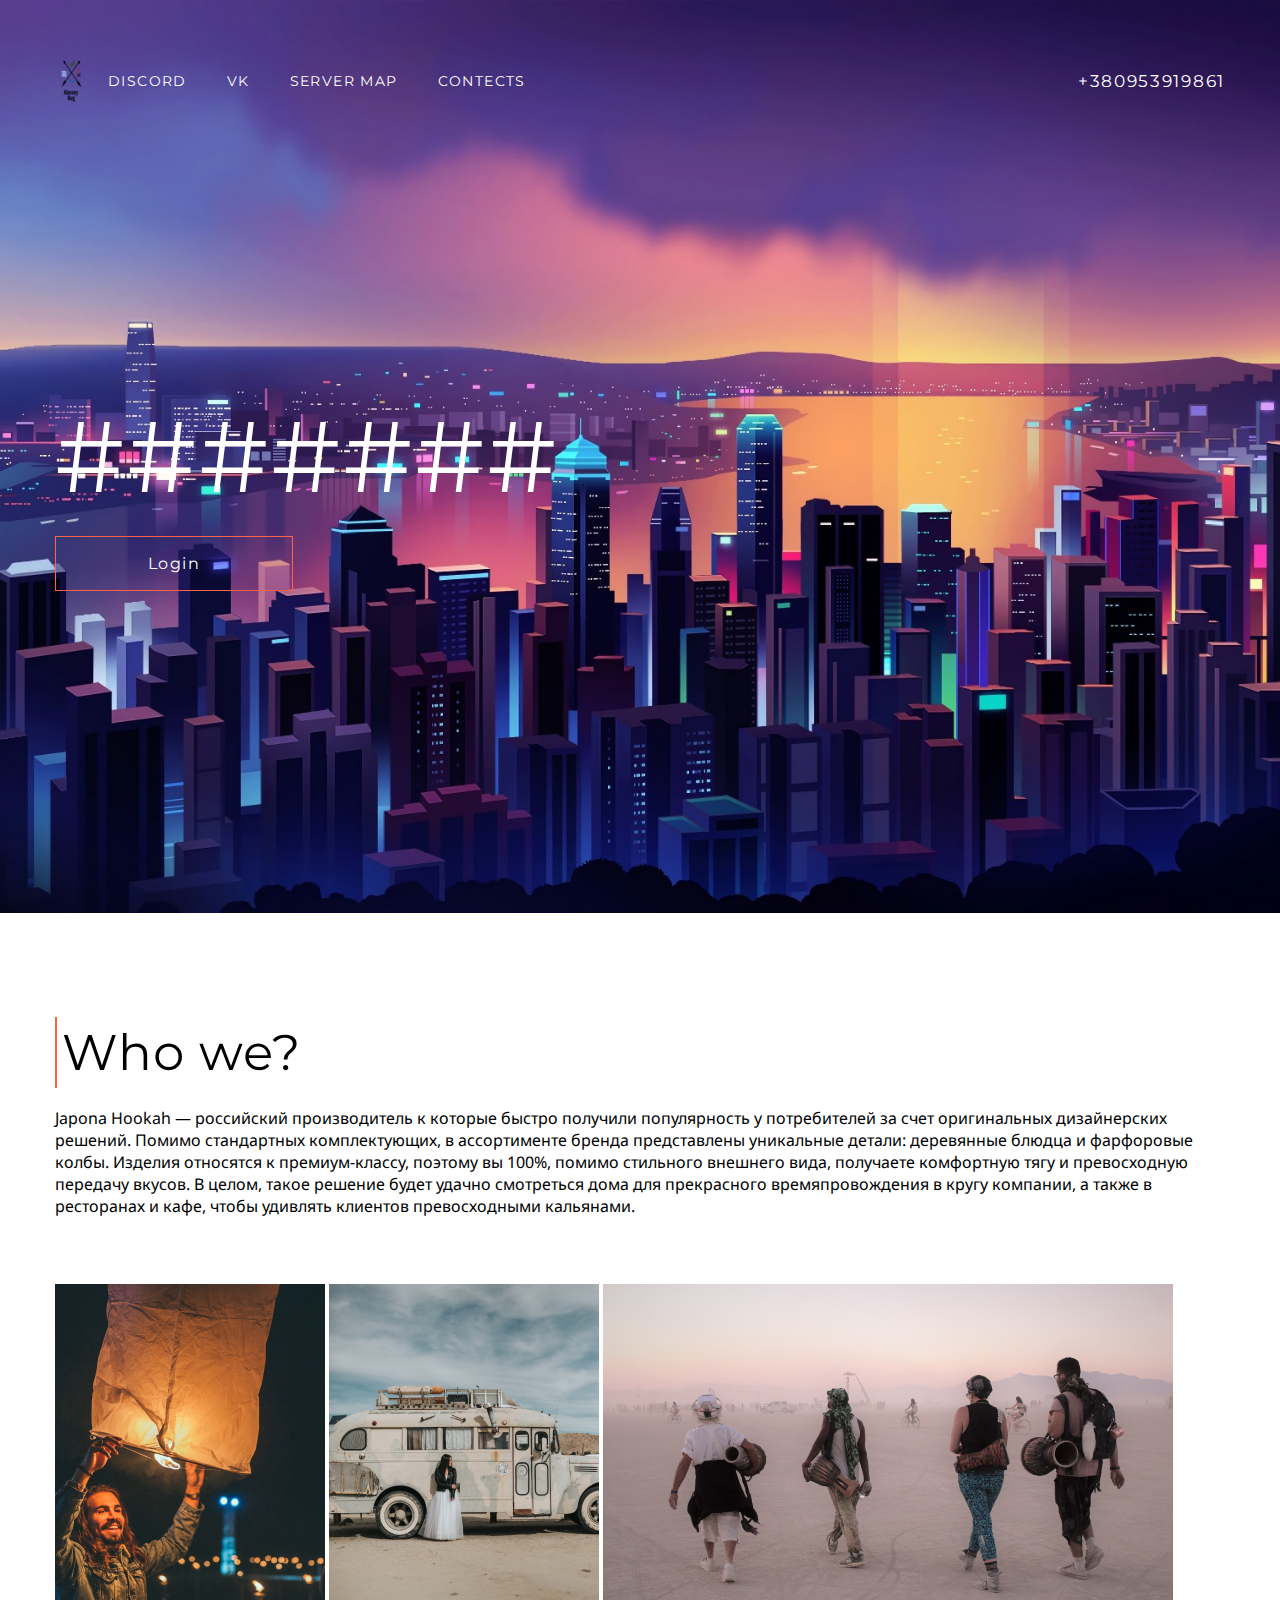
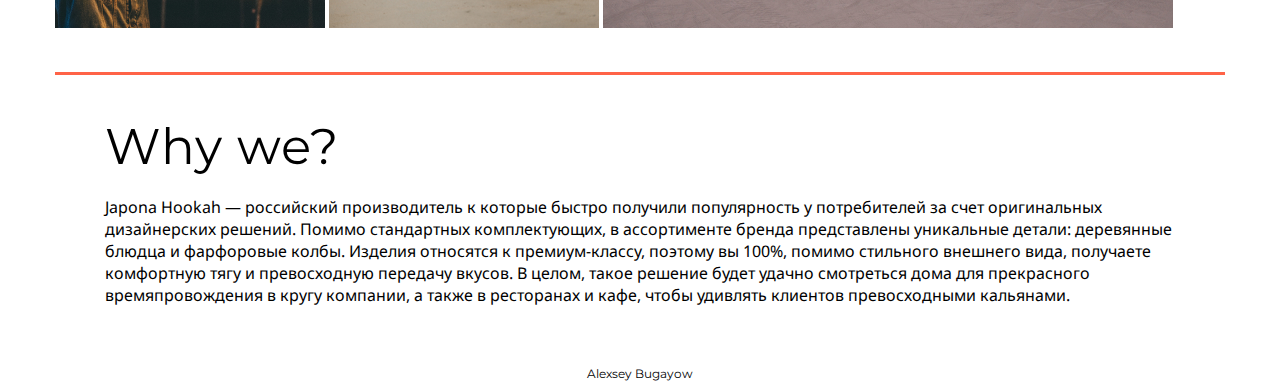
<file: index.html>
<!DOCTYPE html>
<html lang="en">
  <head>
    <meta charset="UTF-8" />
    <meta name="viewport" content="width=device-width, initial-scale=1.0" />
    <link
      href="https://fonts.googleapis.com/css2?family=Montserrat&family=Noto+Sans&display=swap"
      rel="stylesheet"
    />
    <link rel="stylesheet" href="css/main.css" />
    <title>Shop</title>
  </head>
  <body>
    <header id="header" class="header">
      <div class="container">
        <div class="nav">
          <img src="img/logo2 (1).png" alt="Hookah shop" class="logo" />
          <ul class="menu">
            <li>
              <a href="https://discord.gg/TUyFk2R">Discord</a>
            </li>
            <li>
              <a href="#">Vk</a>
            </li>
            <li>
              <a href="http://95.217.56.166:25554/">Server Map</a>
            </li>
            <li>
              <a href="content.html">Contects</a>
            </li>
          </ul>
          <a href="tel:+380953919861" class="tel">+380953919861</a>
        </div>
        <div class="main">
          <p class="big">#######</p>
        </div>
        <div class="main2">
          <!-- <a href="login.html" class="buy">Start</a>
          <p class="buyORlogin">or</p> -->
          <a href="login.html" class="login">Login</a>
        </div>
      </div>
    </header>
    <section id="about" class="about">
      <div class="container">
        <p class="sectionMain">Who we?</p>
        <p class="whoWe">
          Japona Hookah — российский производитель к которые быстро получили
          популярность у потребителей за счет оригинальных дизайнерских решений.
          Помимо стандартных комплектующих, в ассортименте бренда представлены
          уникальные детали: деревянные блюдца и фарфоровые колбы. Изделия
          относятся к премиум-классу, поэтому вы 100%, помимо стильного внешнего
          вида, получаете комфортную тягу и превосходную передачу вкусов. В
          целом, такое решение будет удачно смотреться дома для прекрасного
          времяпровождения в кругу компании, а также в ресторанах и кафе, чтобы
          удивлять клиентов превосходными кальянами.
        </p>
        <img src="img/img1.jpg" alt="gallery" class="gallery" />
        <img src="img/img2.jpg" alt="gallery" class="gallery" />
        <img src="img/img3.jpg" alt="gallery" class="gallery" />
      </div>
      <div class="container2">
        <p class="sectionMain2">Why we?</p>
        <p class="info">Japona Hookah — российский производитель к которые быстро получили
          популярность у потребителей за счет оригинальных дизайнерских решений.
          Помимо стандартных комплектующих, в ассортименте бренда представлены
          уникальные детали: деревянные блюдца и фарфоровые колбы. Изделия
          относятся к премиум-классу, поэтому вы 100%, помимо стильного внешнего
          вида, получаете комфортную тягу и превосходную передачу вкусов. В
          целом, такое решение будет удачно смотреться дома для прекрасного
          времяпровождения в кругу компании, а также в ресторанах и кафе, чтобы
          удивлять клиентов превосходными кальянами.</p>
      </div>
    </section>
    <footer id="footer" class="footer">
      <div class="container">
        <p class="wM">Alexsey Bugayow</p>
      </div>
    </footer>
    <script src="js/index.js"></script>
  </body>
</html>
</file>
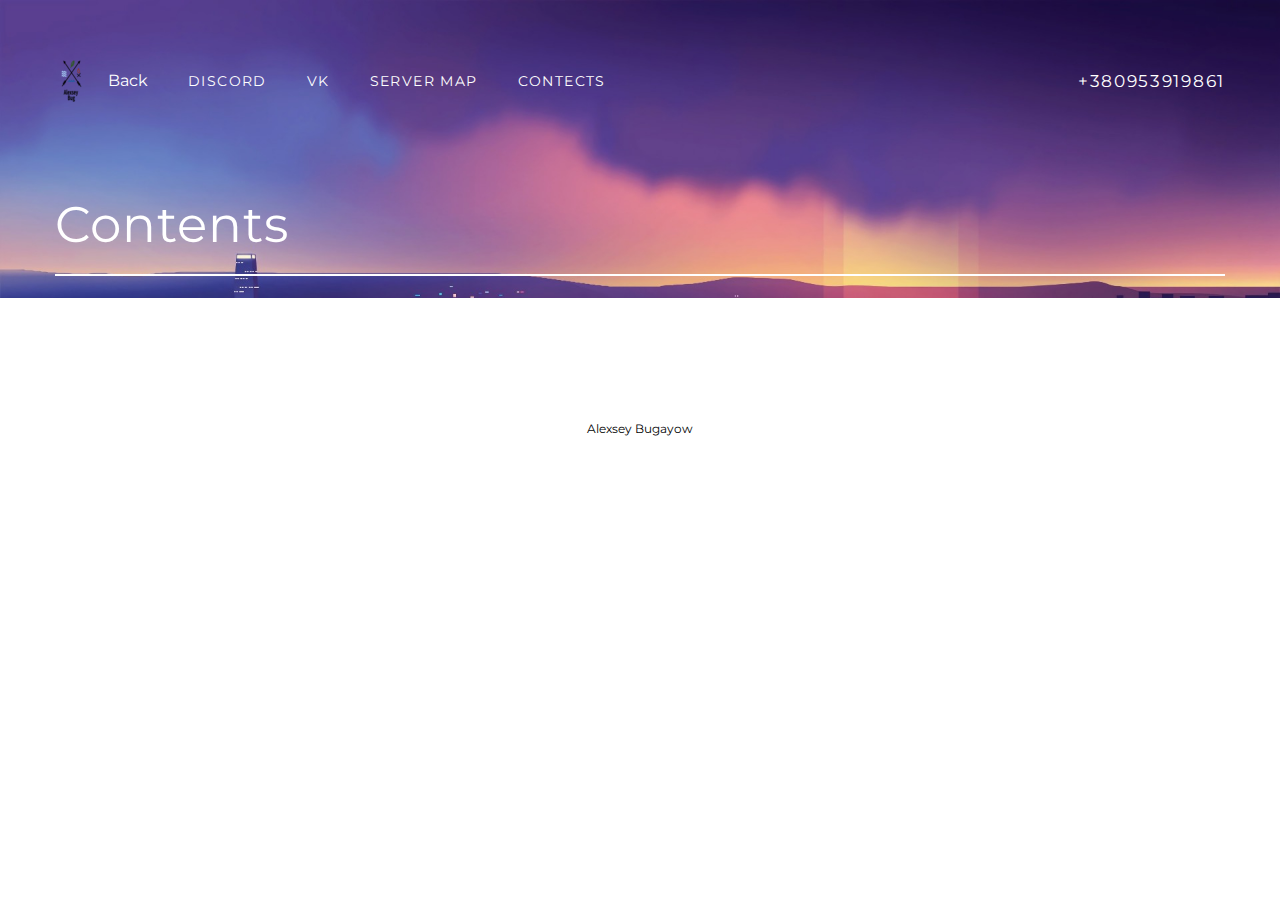
<file: content.html>
<!DOCTYPE html>
<html lang="en">
  <head>
    <meta charset="UTF-8" />
    <meta name="viewport" content="width=device-width, initial-scale=1.0" />
    <link
      href="https://fonts.googleapis.com/css2?family=Montserrat&family=Noto+Sans&display=swap"
      rel="stylesheet"
    />
    <link rel="stylesheet" href="css/content.css" />
    <title>Shop</title>
  </head>
  <body>
    <header id="header" class="header">
      <div class="container">
        <div class="nav">
          <img src="img/logo2 (1).png" alt="Hookah shop" class="logo" />
          <a href="#" onclick="history.back();return false;" class="back">Back</a>
          <ul class="menu">
            <li>
              <a href="https://discord.gg/TUyFk2R">Discord</a>
            </li>
            <li>
              <a href="#">Vk</a>
            </li>
            <li>
              <a href="http://95.217.56.166:25554/">Server Map</a>
            </li>
            <li>
              <a href="content.html">Contects</a>
            </li>
          </ul>
          <a href="tel:+380953919861" class="tel">+380953919861</a>
        </div>
        <div class="main">
          <p class="big">Contents</p>
          <!-- <p class='follow'>Follow us</p> -->
        </div>
      </div>
    </header>
    <section id="about" class="about">
      <div class="container"></div>
      <div class="container2"></div>
    </section>
    <footer id="footer" class="footer">
      <div class="container">
        <p class="wM">Alexsey Bugayow</p>
      </div>
    </footer>
    <script src="js/index.js"></script>
  </body>
</html>
</file>
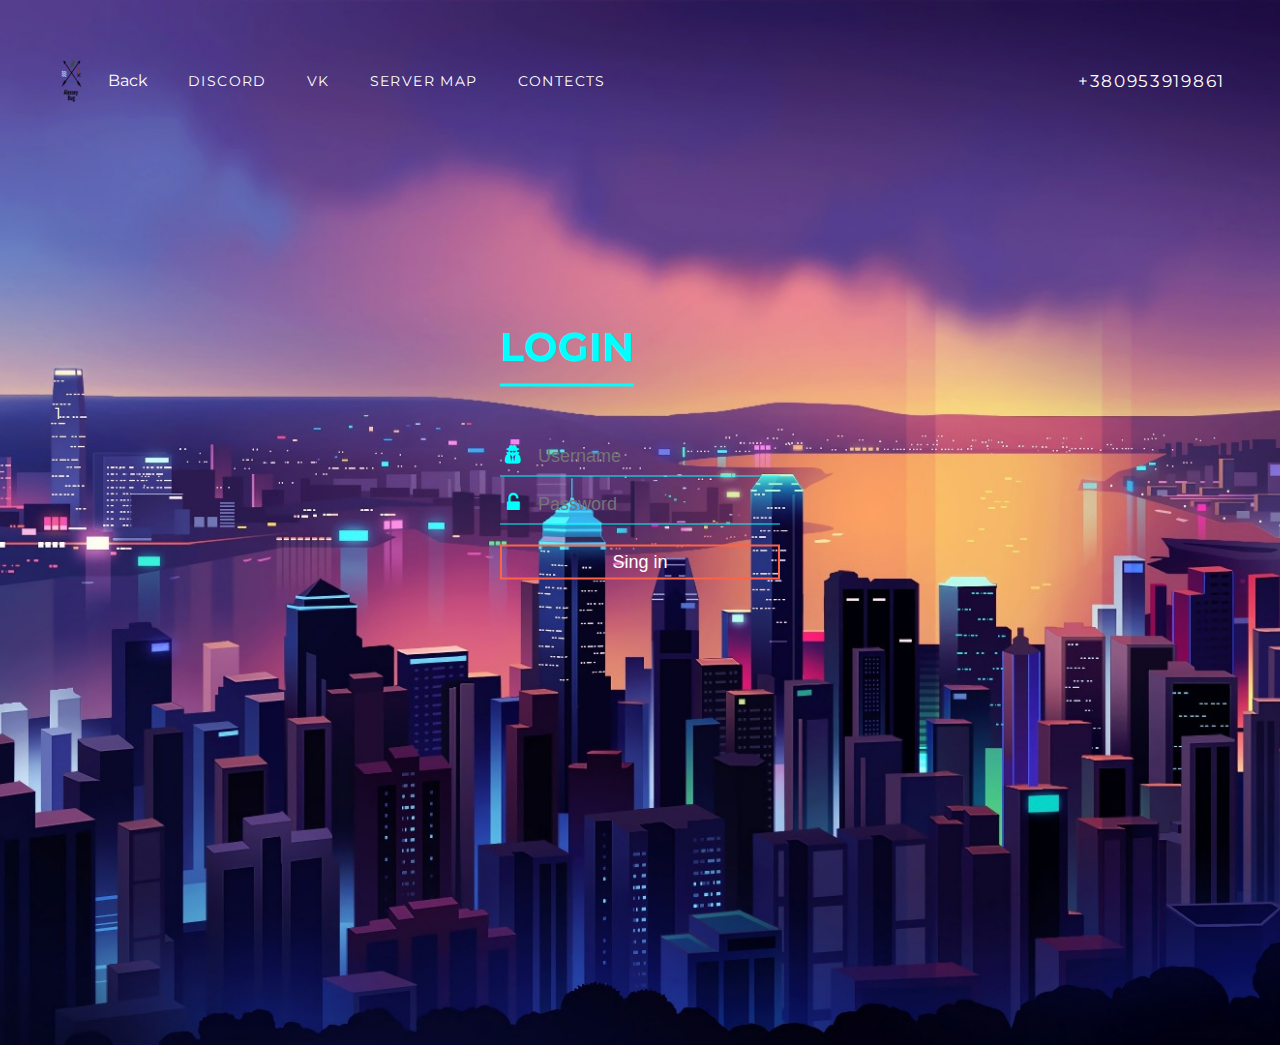
<file: login.html>
<!DOCTYPE html>
<html lang="en">
  <head>
    <meta charset="UTF-8" />
    <meta name="viewport" content="width=device-width, initial-scale=1.0" />
    <link
      href="https://fonts.googleapis.com/css2?family=Montserrat&family=Noto+Sans&display=swap"
      rel="stylesheet"
    />
    <link rel="stylesheet" href="css/loginCSS.css" />
    <title>Shop</title>
  </head>
  <body>
    <header id="header" class="header">
      <div class="container">
        <div class="nav">
          <img src="img/logo2 (1).png" alt="Hookah shop" class="logo" />
          <a href="#" onclick="history.back();return false;" class="back">Back</a>
          <ul class="menu">
            <li>
              <a href="https://discord.gg/TUyFk2R">Discord</a>
            </li>
            <li>
              <a href="#">Vk</a>
            </li>
            <li>
              <a href="http://95.217.56.166:25554/">Server Map</a>
            </li>
            <li>
              <a href="content.html">Contects</a>
            </li>
          </ul>
          <a href="tel:+380953919861" class="tel">+380953919861</a>
        </div>
        <div class="main">
          <p class="big">1</p>
        </div>
        <div class="main"></div>
        <div class="loginBox">
          <h1>Login</h1>
          <div class="textBox">
            <i class="fa fa-user-secret" aria-hidden="true"></i>
            <input type="text" placeholder="Username" />
          </div>
          <div class="textBox">
            <i class="fa fa-unlock-alt" aria-hidden="true"></i>
            <input type="password" placeholder="Password" />
          </div>
          <input class="btn" type="button" value="Sing in" />
        </div>
      </div>
    </header>
    <script src="js/index.js"></script>
  </body>
</html>
</file>
<file: css/main.css>
@import "fonts.css";

body {
  padding: 0;
  margin: 0;
  font-family: "Montserrat", sans-serif;
  color: black;
  font-size: 16px;
}

* {
  box-sizing: border-box;
}

h1,
h2,
h3,
h4,
h5,
h6 {
  padding: 0;
  margin: 0;
  text-transform: uppercase;
}

h2 {
  font-size: 50px;
  margin-bottom: 58px;
}

h3 {
  font-size: 25px;
  margin-bottom: 28px;
}

a {
  text-decoration: none;
}

section {
  padding-top: 113px;
}

p {
  margin: 0;
}

ul,
li {
  display: block;
  padding: 0;
  margin: 0;
}

.container {
  width: 1170px;
  /* позиционирование по центру */
  margin: 0 auto;
}

.container2 {
  width: 1170px;
  /* позиционирование по центру */
  margin: 0 auto;
  border-top: 3px solid tomato;
  margin-top: 40px;
  padding: 50px;
}

.header {
  background: url("../img/header.jpg") no-repeat center top / cover;
  padding-top: 57px;
  color: #fff;
  padding-bottom: 322px;
}

header a {
  color: white;
}

.menu {
  display: flex;
}

.menu li a {
  text-transform: uppercase;
  text-emphasis: none;
  font-size: 14px;
  letter-spacing: 0.1em;
}

.menu li {
  margin-right: 40px;
}

.tel {
  font-size: 17px;
  text-decoration: none;
  letter-spacing: 0.1em;
}

.nav {
  display: flex;
  align-items: center;
}

.menu li a:hover {
  border-bottom: 1px solid #fff;
}

.tel {
  margin-left: auto;
}

.logo {
  margin-right: 20px;
}

.main {
  color: white;
  margin-top: 300px;
}

.main2 {
  color: white;
  display: flex;
}

.buy {
  display: block;
  font-size: 16px;
  text-align: center;
  letter-spacing: 0.1em;
  padding: 17px 47px;
  border: 1px solid aqua;
  width: 238px;
  margin-right: 20px;
}

.buy:hover {
  background: aqua;
  color: black;
  box-shadow: 0 0 10px aqua, 0 0 40px aqua, 0 0 80px tomato;
  transition: all ease 0.5s;
}

.buyORlogin {
  margin-right: 20px;
  margin-top: 15px;
  font-size: 20px;
}

.login {
  display: block;
  font-size: 16px;
  text-align: center;
  letter-spacing: 0.1em;
  padding: 17px 47px;
  border: 1px solid tomato;
  width: 238px;
}

.login:hover {
  background: tomato;
  color: white;
  border: 1px solid tomato;
  box-shadow: 0 0 10px tomato, 0 0 40px tomato, 0 0 80px white;
  transition: all ease 0.5s;
}

.big {
  font-size: 100px;
  margin-bottom: 19px;
  margin-top: -9px;
  letter-spacing: 0.02em;
}

.sectionMain {
  font-size: 50px;
  margin-bottom: 19px;
  margin-top: -9px;
  letter-spacing: 0.02em;
  border-left: 2px solid tomato;
  padding: 5px;
}
.sectionMain2 {
  font-size: 50px;
  margin-bottom: 19px;
  margin-top: -9px;
  letter-spacing: 0.02em;
}

.whoWe {
  display: block;
  font-size: 16px;
  font-family: "Noto Sans";
}

.info {
  display: block;
  font-size: 16px;
  font-family: "Noto Sans";
}

.gallery {
  margin-top: 67px;
  justify-content: space-between;
  transition: all 0.5s ease;
}

.gallery:hover {
  box-shadow: 0 20px 40px rgba(0, 0, 0, 0.3);
  transform: scale(1.02);
}

.wM {
  font-size: 12px;
  margin-top: 10px;
  text-align: center;
  margin-bottom: 10px;
}
</file>
<file: css/content.css>
@import "fonts.css";

body {
  padding: 0;
  margin: 0;
  font-family: "Montserrat", sans-serif;
  color: black;
  font-size: 16px;
}

* {
  box-sizing: border-box;
}

h1,
h2,
h3,
h4,
h5,
h6 {
  padding: 0;
  margin: 0;
  text-transform: uppercase;
}

h2 {
  font-size: 50px;
  margin-bottom: 58px;
}

h3 {
  font-size: 25px;
  margin-bottom: 28px;
}

a {
  text-decoration: none;
}

section {
  padding-top: 113px;
}

p {
  margin: 0;
}

ul,
li {
  display: block;
  padding: 0;
  margin: 0;
}

.container {
  width: 1170px;
  /* позиционирование по центру */
  margin: 0 auto;
}

.header {
  background: url("../img/header.jpg") no-repeat center top / cover;
  padding-top: 57px;
  color: #fff;
  padding-bottom: 22px;
}

header a {
  color: white;
}

.menu {
  display: flex;
}

.menu li a {
  text-transform: uppercase;
  text-emphasis: none;
  font-size: 14px;
  letter-spacing: 0.1em;
}

.menu li {
  margin-right: 40px;
}

.tel {
  font-size: 17px;
  text-decoration: none;
  letter-spacing: 0.1em;
}

.nav {
  display: flex;
  align-items: center;
}

.menu li a:hover {
  border-bottom: 1px solid #fff;
}

.tel {
  margin-left: auto;
}

.logo {
  margin-right: 20px;
}

.main {
  color: white;
  margin-top: 50px;
  border-bottom: 2px solid white;
  display: flex;
  justify-content: space-between;
}

.main2 {
  color: white;
  display: flex;
}

.buy {
  display: block;
  font-size: 16px;
  text-align: center;
  letter-spacing: 0.1em;
  padding: 17px 47px;
  border: 1px solid aqua;
  width: 238px;
  margin-right: 20px;
}

.buy:hover {
  background: aqua;
  color: black;
  box-shadow: 0 0 10px aqua, 0 0 40px aqua, 0 0 80px tomato;
  transition: all ease 0.5s;
}

.buyORlogin {
  margin-right: 20px;
  margin-top: 15px;
  font-size: 20px;
}

.login {
  display: block;
  font-size: 16px;
  text-align: center;
  letter-spacing: 0.1em;
  padding: 17px 47px;
  border: 1px solid tomato;
  width: 238px;
}

.login:hover {
  background: tomato;
  color: white;
  border: 1px solid tomato;
  box-shadow: 0 0 10px tomato, 0 0 40px tomato, 0 0 80px white;
  transition: all ease 0.5s;
}

.big {
  font-size: 50px;
  margin-bottom: 19px;
  letter-spacing: 0.02em;
  margin-top: 40px;
}

.sectionMain {
  font-size: 50px;
  margin-bottom: 19px;
  margin-top: -9px;
  letter-spacing: 0.02em;
}

.whoWe {
  display: block;
  font-size: 16px;
  font-family: "Noto Sans";
}

.gallery {
  margin-top: 67px;
  justify-content: space-between;
  transition: all 0.5s ease;
}

.gallery:hover {
  box-shadow: 0 20px 40px rgba(0, 0, 0, 0.3);
  transform: scale(1.02);
}

.wM {
  font-size: 12px;
  margin-top: 10px;
  text-align: center;
  margin-bottom: 10px;
}

.back {
  text-transform: none;
  background: none;
  margin-right: 40px;
  font-family: "Montserrat";
}

.back:hover {
  border-bottom: 1px solid white;
}

/* .follow {
  margin-left: 800px;
  margin-top: 80px;
} */

.follow {
  font-size: 20px;
  letter-spacing: 0.02em;
  margin-top: 40px;
}
</file>
<file: css/loginCSS.css>
@import "https://stackpath.bootstrapcdn.com/font-awesome/4.7.0/css/font-awesome.min.css";
@import "fonts.css";
body {
  padding: 0;
  margin: 0;
  font-family: "Montserrat", sans-serif;
  color: black;
  font-size: 16px;
  background-size: 100%;
  /* background: url(img/img1.jpg); */
}

* {
  box-sizing: border-box;
}

h1,
h2,
h3,
h4,
h5,
h6 {
  padding: 0;
  margin: 0;
  text-transform: uppercase;
}

h2 {
  font-size: 50px;
  margin-bottom: 58px;
}

h3 {
  font-size: 25px;
  margin-bottom: 28px;
}

a {
  text-decoration: none;
}

section {
  padding-top: 113px;
}

p {
  margin: 0;
}

ul,
li {
  display: block;
  padding: 0;
  margin: 0;
}

.container {
  width: 1170px;
  /* позиционирование по центру */
  margin: 0 auto;
}

.header {
  background: url("../img/header.jpg") no-repeat center top / cover;
  padding-top: 57px;
  color: #fff;
  padding-bottom: 322px;
}

header a {
  color: white;
}

.menu {
  display: flex;
}

.menu li a {
  text-transform: uppercase;
  text-emphasis: none;
  font-size: 14px;
  letter-spacing: 0.1em;
}

.menu li {
  margin-right: 40px;
}

.tel {
  font-size: 17px;
  text-decoration: none;
  letter-spacing: 0.1em;
}

.nav {
  display: flex;
  align-items: center;
}

.menu li a:hover {
  border-bottom: 1px solid #fff;
}

.tel {
  margin-left: auto;
}

.logo {
  margin-right: 20px;
}

.main {
  color: white;
  margin-top: 300px;
}

.loginBox {
  width: 280px;
  position: absolute;
  top: 50%;
  left: 50%;
  transform: translate(-50%, -50%);
  color: aqua;
}

.loginBox h1 {
  float: left;
  font-size: 40px;
  border-bottom: 3px solid;
  margin-bottom: 50px;
  padding: 13px 0;
}

.textBox {
  width: 100%;
  overflow: hidden;
  font-size: 20px;
  padding: 8px 0;
  margin: 8px 0;
  border-bottom: 1px solid;
}

.textBox i {
  width: 26px;
  float: left;
  text-align: center;
}

.textBox input {
  border: none;
  outline: none;
  background: none;
  color: white;
  font-size: 18px;
  width: 80%;
  float: left;
  margin: 0 10px;
}

.btn {
  width: 100%;
  background: none;
  border: 2px solid tomato;
  color: white;
  padding: 5px;
  font-size: 18px;
  cursor: pointer;
  margin: 12px 0;
}

.btn:hover {
  border-color: aqua;
  /* color: tomato; */
  transition: all ease 0.5s;
}

.back {
  text-transform: none;
  background: none;
  margin-right: 40px;
  font-family: "Montserrat";
}

.back:hover {
  border-bottom: 1px solid white;
}
</file>
